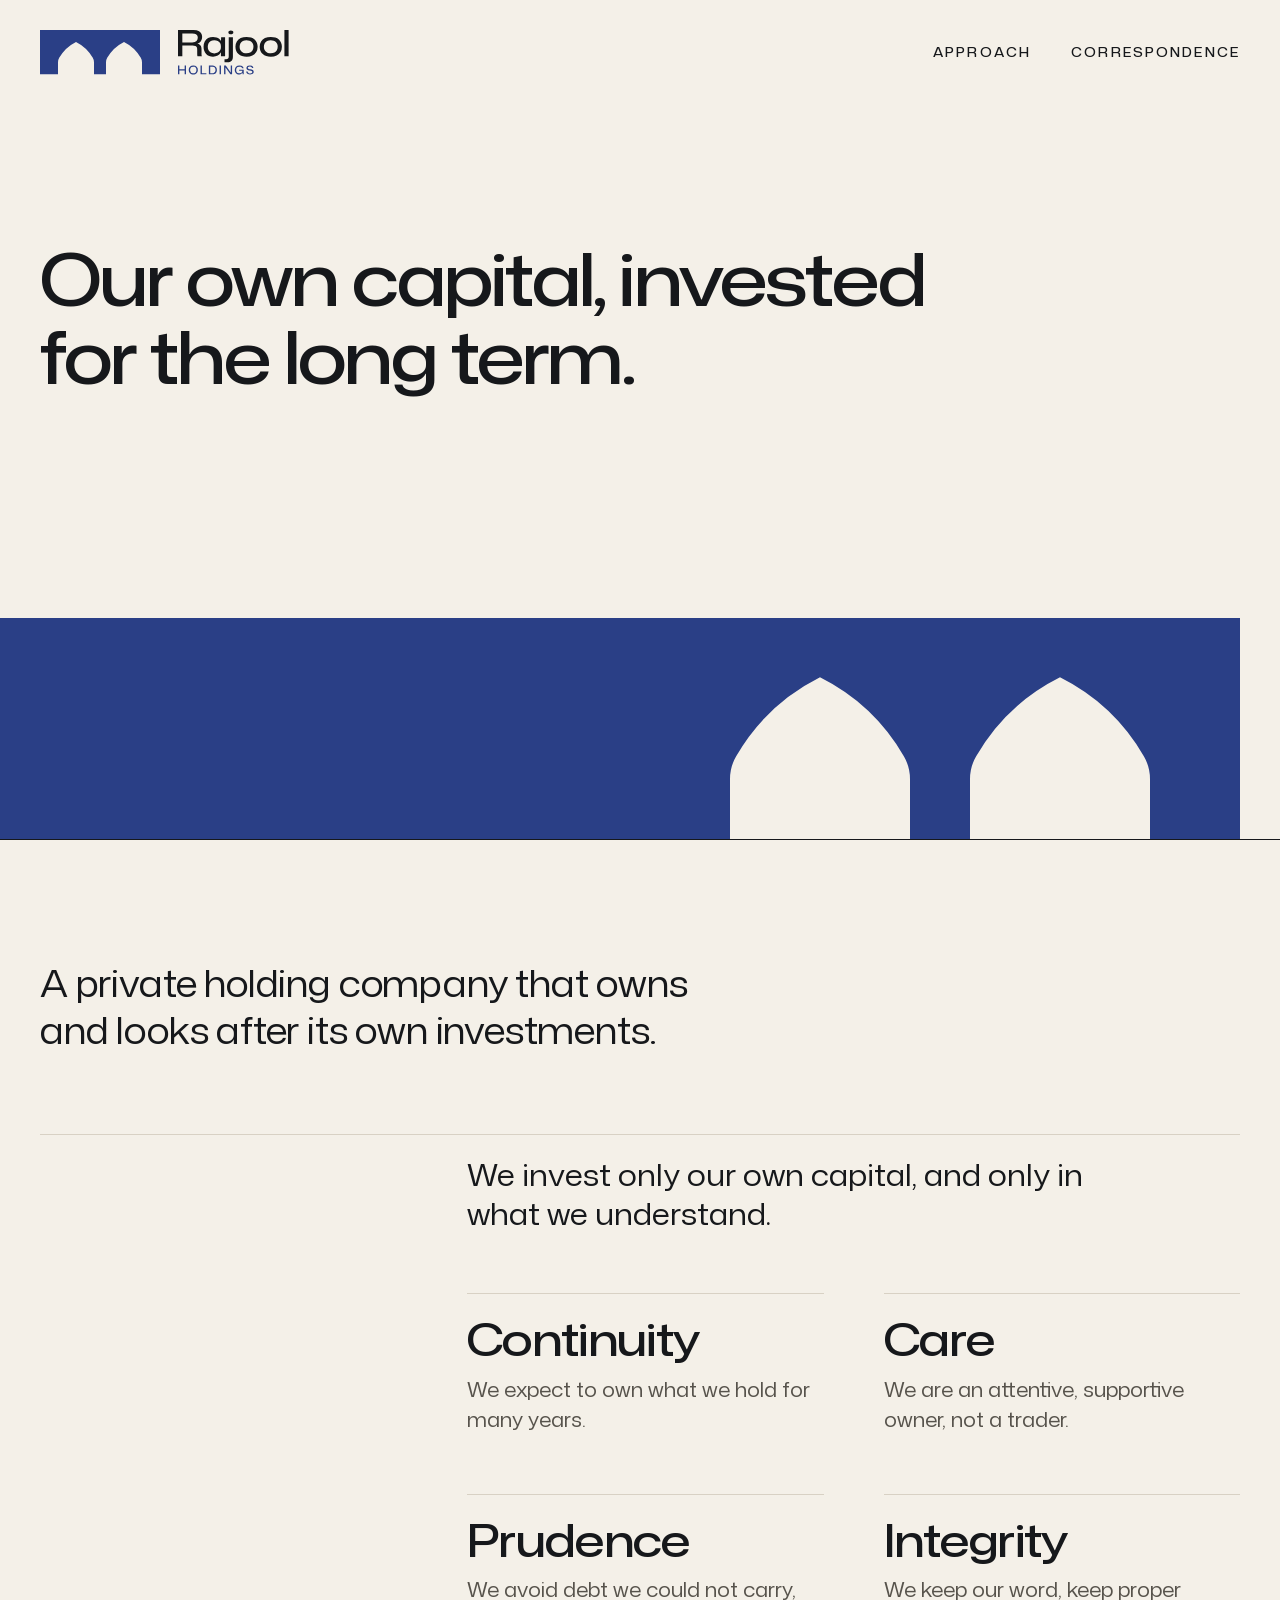
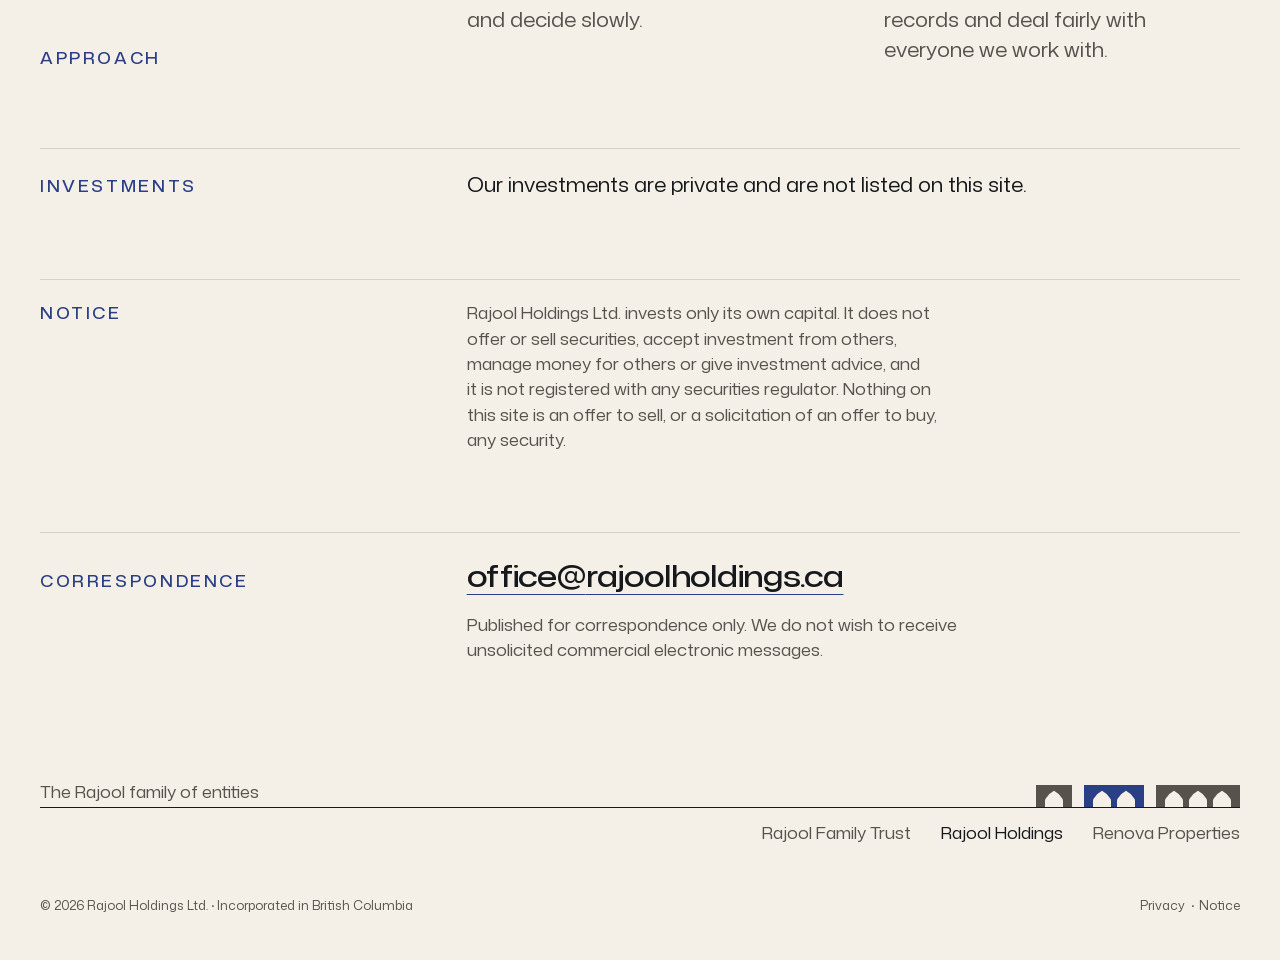
<file: index.html>
<!doctype html>
<html lang="en-CA">
<head>
<meta charset="utf-8">
<meta http-equiv="Content-Security-Policy" content="default-src 'none'; style-src 'self'; font-src 'self'; img-src 'self'; base-uri 'none'; form-action 'none'; upgrade-insecure-requests">
<meta name="viewport" content="width=device-width, initial-scale=1">
<meta name="referrer" content="strict-origin-when-cross-origin">
<title>Rajool Holdings</title>
<meta name="description" content="A private British Columbia holding company that owns and looks after its own investments for the long term.">
<meta name="robots" content="noindex">
<link rel="canonical" href="https://rajoolholdings.ca/">
<meta property="og:type" content="website">
<meta property="og:site_name" content="Rajool Holdings">
<meta property="og:title" content="Rajool Holdings">
<meta property="og:description" content="A private British Columbia holding company that owns and looks after its own investments for the long term.">
<meta property="og:url" content="https://rajoolholdings.ca/">
<meta property="og:locale" content="en_CA">
<meta property="og:image" content="https://rajoolholdings.ca/assets/og.png?v=ae1ed28335">
<meta property="og:image:type" content="image/png">
<meta property="og:image:width" content="1200">
<meta property="og:image:height" content="630">
<meta property="og:image:alt" content="Rajool Holdings">
<meta name="twitter:card" content="summary_large_image">
<script type="application/ld+json">{"@context":"https://schema.org","@graph":[{"@type":"Corporation","@id":"https://rajoolholdings.ca/#organization","name":"Rajool Holdings","legalName":"Rajool Holdings Ltd.","url":"https://rajoolholdings.ca/","email":"office\u0040rajoolholdings.ca","logo":"https://rajoolholdings.ca/apple-touch-icon.png","description":"A private British Columbia holding company that owns and looks after its own investments for the long term."},{"@type":"WebSite","@id":"https://rajoolholdings.ca/#website","name":"Rajool Holdings","url":"https://rajoolholdings.ca/","publisher":{"@id":"https://rajoolholdings.ca/#organization"}}]}</script>
<meta name="color-scheme" content="light">
<meta name="theme-color" content="#F4F0E8">
<link rel="preload" href="./assets/fonts/monasans-expanded-500-latin.woff2?v=4d032e9714" as="font" type="font/woff2" crossorigin>
<link rel="preload" href="./assets/fonts/monasans-semiexpanded-400-latin.woff2?v=7b20d30480" as="font" type="font/woff2" crossorigin>
<link rel="stylesheet" href="./assets/site.css?v=90aa376c70">
<link rel="icon" href="./favicon.ico?v=dedbdae43a" sizes="32x32">
<link rel="icon" href="./icon.svg?v=90aeea2619" type="image/svg+xml">
<link rel="apple-touch-icon" href="./apple-touch-icon.png?v=8086e03895">

</head>
<body>
<a class="skip-link" href="#main">Skip to content</a>
<header class="site-header">
<div class="wrap site-header__inner">
<a class="site-mark" href="./" aria-current="page"><svg viewBox="0 0 625 115" width="250" height="46" role="img" aria-label="Rajool Holdings"><title>Rajool Holdings</title><path class="mark" fill="#2A3F86" fill-rule="evenodd" d="M0 110.83V0H300V110.83H255V80.83A22.5 22.5 0 0 0 251.99 69.58A100.44 100.44 0 0 0 210 30A100.44 100.44 0 0 0 168.01 69.58A22.5 22.5 0 0 0 165 80.83V110.83H135V80.83A22.5 22.5 0 0 0 131.99 69.58A100.44 100.44 0 0 0 90 30A100.44 100.44 0 0 0 48.01 69.58A22.5 22.5 0 0 0 45 80.83V110.83Z"/><path class="name" fill="#16181B" d="M345 65.76v-65.76h38.7q4.42 0 7.85 0.77t6.04 2.3 4.33 3.74 2.58 4.96 0.85 6q0 6.32-3.11 10.51t-8.8 5.82v0.54q3.61 0.54 5.91 2.17t3.39 4.23q1.08 2.62 1.08 6.32v11.73q0 1.71 0.13 3.29t0.77 3.38h-11q-0.46-1.53-0.59-3.16t-0.14-3.6v-9.93q0-3.42-0.99-5.68t-3.52-3.29-7.12-1.04h-26.61v-8.12h25.79q7.67 0 10.78-3.2t3.12-8.35q0-2.97-1-5.05t-2.84-3.38-4.37-1.89-5.69-0.59h-24.71v57.28zm87.6 0.81q-5.33 0-9.7-1.71t-7.49-4.96-4.83-7.8-1.71-10.15q0-7.58 2.98-13.13t8.34-8.52 12.41-2.98q4.96 0 8.75 1.22t6.49 3.38 4.15 5.05h0.54l0.27-8.93h9.92v47.72h-10.37v-9.38h-0.54q-2.26 4.6-7.44 7.4t-11.77 2.79zm2.97-8.11q5.23 0 8.98-2.08t5.73-5.5 1.98-7.4v-3.61q0-3.88-1.98-7.17t-5.73-5.28-8.98-1.98q-4.87 0-8.48 1.94t-5.64 5.59-2.03 8.98q0 5.05 2.03 8.79t5.64 5.73 8.48 1.99zm25.71 22.37v-7.94h3.79q3.52 0 5.14-1.67t1.63-5.73v-47.45h10.46v48.8q0 5.06-1.76 8.12t-4.92 4.47-7.48 1.4zm15.88-69.91q-3.07 0-4.65-1.4t-1.58-3.48q0-2.34 1.72-3.6t4.51-1.27q3.07 0 4.64 1.36t1.58 3.51q0 2.35-1.71 3.61t-4.51 1.27zm39.24 55.74q-6.32 0-11.41-1.71t-8.75-4.92-5.64-7.75q-1.99-4.56-1.99-10.24 0-7.67 3.48-13.22t9.69-8.52q6.23-2.98 14.62-2.98 6.22 0 11.32 1.67t8.75 4.92 5.64 7.8 1.98 10.33q0 7.48-3.43 13.03t-9.65 8.57-14.61 3.02zm0-8.3q5.32 0 9.2-1.98t5.95-5.68 2.08-8.66q0-3.79-1.17-6.86t-3.43-5.23-5.46-3.29-7.17-1.13q-5.41 0-9.25 1.98t-5.95 5.73-2.12 8.8q0 3.7 1.22 6.72t3.42 5.18 5.42 3.3q3.2 1.12 7.26 1.12zm60.62 8.3q-6.32 0-11.41-1.71t-8.75-4.92-5.64-7.75q-1.99-4.56-1.99-10.24 0-7.67 3.48-13.22t9.69-8.52q6.23-2.98 14.62-2.98 6.22 0 11.32 1.67t8.75 4.92 5.64 7.8 1.98 10.33q0 7.48-3.43 13.03t-9.65 8.57-14.61 3.02zm0-8.3q5.32 0 9.2-1.98t5.95-5.68 2.08-8.66q0-3.79-1.17-6.86t-3.43-5.23-5.46-3.29-7.17-1.13q-5.41 0-9.25 1.98t-5.95 5.73-2.12 8.8q0 3.7 1.22 6.72t3.42 5.18 5.42 3.3q3.2 1.12 7.26 1.12zm34.01 7.4v-65.76h10.46v65.76z"/><path class="descriptor" fill="#2A3F86" d="M345 110.83v-21.87h3.42v21.87zm16.65 0v-21.87h3.42v21.87zm-13.95-9.81v-2.88h14.7v2.88zm35.52 10.08q-2.61 0-4.71-0.78t-3.6-2.25-2.28-3.54-0.78-4.62q0-2.58 0.8-4.65t2.27-3.53q1.49-1.45 3.59-2.23t4.71-0.78 4.7 0.78 3.58 2.25 2.29 3.52 0.8 4.64q0 2.55-0.8 4.62t-2.29 3.54-3.58 2.25-4.7 0.78zm0-2.88q2.43 0 4.19-1.01t2.71-2.86 0.96-4.44q0-1.98-0.55-3.53t-1.58-2.61-2.47-1.62q-1.46-0.55-3.26-0.55-2.43 0-4.18 0.97t-2.72 2.84-0.96 4.5q0 1.95 0.56 3.49t1.57 2.63 2.48 1.63q1.45 0.56 3.25 0.56zm18.09 2.61v-21.87h3.42v19.68l-0.75-0.78h11.97v2.97zm20.88 0v-21.87h9.42q3.42 0 5.79 1.36t3.6 3.83 1.23 5.76q0 2.52-0.72 4.54t-2.1 3.45-3.35 2.18-4.45 0.75zm3.42-2.85h5.46q1.83 0 3.26-0.53t2.4-1.56 1.48-2.56 0.51-3.48q0-2.76-0.94-4.53t-2.68-2.64q-1.72-0.87-4-0.87h-5.49zm23.37 2.85v-21.87h3.42v21.87zm11.25 0v-21.87h4.26l12.33 17.34h0.18l-0.15-7.14v-10.2h3.36v21.87h-4.14l-12.33-17.25h-0.18l0.15 6.81v10.44zm37.47 0.27q-2.43 0-4.41-0.78t-3.4-2.24-2.2-3.49q-0.76-2.04-0.76-4.53 0-2.61 0.83-4.71t2.34-3.59 3.64-2.26 4.77-0.78q2.82 0 5.05 0.85t3.68 2.46 1.8 3.86h-3.51q-0.33-1.32-1.29-2.3t-2.4-1.5-3.33-0.52q-2.58 0-4.38 1.05t-2.74 2.94-0.95 4.44q0 1.92 0.56 3.45t1.57 2.61 2.47 1.66 3.23 0.59q2.16 0 3.84-0.77t2.64-2.13 0.96-3.22v-1.29l0.75 0.72h-8.73v-2.49h11.58v11.7h-2.76l-0.18-4.2h-0.21q-0.54 1.35-1.78 2.35t-2.97 1.56-3.71 0.56zm27.33 0q-3.21 0-5.28-0.92t-3.09-2.52-1.08-3.67h3.57q0.06 1.44 0.72 2.46t1.98 1.54 3.27 0.53q1.77 0 3-0.41t1.86-1.2 0.63-1.96q0-1.02-0.36-1.67t-1.11-1.03-1.92-0.66-2.76-0.51q-1.98-0.3-3.53-0.72t-2.61-1.1-1.63-1.72-0.57-2.58q0-1.95 1.06-3.35t3.02-2.14 4.62-0.75 4.56 0.78 2.92 2.22q1.04 1.44 1.1 3.42h-3.48q-0.06-1.35-0.72-2.21t-1.81-1.27-2.72-0.42q-1.59 0-2.7 0.4t-1.71 1.14-0.6 1.79q0 1.2 0.62 1.84t1.96 1.01 3.54 0.69q1.8 0.24 3.33 0.63t2.67 1.08 1.77 1.86 0.63 3.03q0 1.92-1.05 3.36t-3.08 2.23-5.02 0.8z"/></svg></a>
<nav class="site-nav" aria-label="Sections">
<ul class="site-nav__list" role="list"><li><a href="./#approach">Approach</a></li><li><a href="./#correspondence">Correspondence</a></li></ul>
<details class="site-menu">
<summary>Menu</summary>
<ul role="list"><li><a href="./#approach">Approach</a></li><li><a href="./#correspondence">Correspondence</a></li></ul>
</details>
</nav>
</div>
</header>

<main id="main" tabindex="-1">
<section class="hero">
<div class="wrap hero__text">
<h1 class="hero__line">Our own capital, invested for the long&nbsp;term.</h1>
</div>
<div class="bridge"><div class="wrap bridge__wrap"><svg class="span-bar" viewBox="0 0 300 110.5" aria-hidden="true"><path class="mark" d="M-5000 110.5V0H300V110.5H255V80.5A22.5 22.5 0 0 0 251.99 69.25A100.44 100.44 0 0 0 210 29.67A100.44 100.44 0 0 0 168.01 69.25A22.5 22.5 0 0 0 165 80.5V110.5H135V80.5A22.5 22.5 0 0 0 131.99 69.25A100.44 100.44 0 0 0 90 29.67A100.44 100.44 0 0 0 48.01 69.25A22.5 22.5 0 0 0 45 80.5V110.5Z"/></svg></div></div>
</section>

<div class="wrap statement">
<p>A private holding company that owns and looks after its own investments.</p>
</div>

<section class="section" id="approach">
<div class="wrap section__grid">
<h2>Approach</h2>
<div class="section__body">
<p class="section__lead">We invest only our own capital, and only in what we understand.</p>
<dl class="principles">
<div><dt>Continuity</dt><dd>We expect to own what we hold for many years.</dd></div>
<div><dt>Care</dt><dd>We are an attentive, supportive owner, not a trader.</dd></div>
<div><dt>Prudence</dt><dd>We avoid debt we could not carry, and decide slowly.</dd></div>
<div><dt>Integrity</dt><dd>We keep our word, keep proper records and deal fairly with everyone we work with.</dd></div>
</dl>
</div>
</div>
</section>

<section class="section" id="investments">
<div class="wrap section__grid">
<h2>Investments</h2>
<div class="prose"><p>Our investments are private and are not listed on this site.</p></div>
</div>
</section>

<section class="section section--small" id="notice">
<div class="wrap section__grid">
<h2>Notice</h2>
<div class="prose"><p>Rajool Holdings Ltd. invests only its own capital. It does not offer or sell securities, accept investment from others, manage money for others or give investment advice, and it is not registered with any securities regulator. Nothing on this site is an offer to sell, or a solicitation of an offer to buy, any security.</p></div>
</div>
</section>

<section class="section" id="correspondence">
<div class="wrap section__grid">
<h2>Correspondence</h2>
<div class="prose">
<p class="mailbox"><a href="&#109;&#97;&#105;&#108;&#116;&#111;&#58;&#111;&#102;&#102;&#105;&#99;&#101;&#64;&#114;&#97;&#106;&#111;&#111;&#108;&#104;&#111;&#108;&#100;&#105;&#110;&#103;&#115;&#46;&#99;&#97;">&#111;&#102;&#102;&#105;&#99;&#101;&#64;<wbr>&#114;&#97;&#106;&#111;&#111;&#108;&#104;&#111;&#108;&#100;&#105;&#110;&#103;&#115;&#46;&#99;&#97;</a></p>
<p class="casl">Published for correspondence only. We do not wish to receive unsolicited commercial electronic messages.</p>

</div>
</div>
</section>


</main>
<footer class="site-footer">
<div class="wrap">
<div class="family">
<p class="family__line">The Rajool family of entities</p>
<svg class="family__strip" viewBox="0 0.83 1020 110" width="204" height="22" aria-hidden="true"><path class="mark trust" fill="#1F5544" fill-rule="evenodd" d="M0 110.83V0H180V110.83H135V80.83A22.5 22.5 0 0 0 131.99 69.58A100.44 100.44 0 0 0 90 30A100.44 100.44 0 0 0 48.01 69.58A22.5 22.5 0 0 0 45 80.83V110.83Z"/><path class="mark holdings current" fill="#2A3F86" fill-rule="evenodd" d="M240 110.83V0H540V110.83H495V80.83A22.5 22.5 0 0 0 491.99 69.58A100.44 100.44 0 0 0 450 30A100.44 100.44 0 0 0 408.01 69.58A22.5 22.5 0 0 0 405 80.83V110.83H375V80.83A22.5 22.5 0 0 0 371.99 69.58A100.44 100.44 0 0 0 330 30A100.44 100.44 0 0 0 288.01 69.58A22.5 22.5 0 0 0 285 80.83V110.83Z"/><path class="mark renova" fill="#843821" fill-rule="evenodd" d="M600 110.83V0H1020V110.83H975V80.83A22.5 22.5 0 0 0 971.99 69.58A100.44 100.44 0 0 0 930 30A100.44 100.44 0 0 0 888.01 69.58A22.5 22.5 0 0 0 885 80.83V110.83H855V80.83A22.5 22.5 0 0 0 851.99 69.58A100.44 100.44 0 0 0 810 30A100.44 100.44 0 0 0 768.01 69.58A22.5 22.5 0 0 0 765 80.83V110.83H735V80.83A22.5 22.5 0 0 0 731.99 69.58A100.44 100.44 0 0 0 690 30A100.44 100.44 0 0 0 648.01 69.58A22.5 22.5 0 0 0 645 80.83V110.83Z"/></svg>
</div>
<ul class="family__names" role="list"><li><a href="https://rajoolfamilytrust.ca/">Rajool Family Trust</a></li><li><a href="https://rajoolholdings.ca/" aria-current="page">Rajool Holdings</a></li><li><a href="https://renovaproperties.ca/">Renova Properties</a></li></ul>
<div class="legal">
<p class="legal__name"><span>© 2026 Rajool Holdings Ltd.</span><span class="sep"> · </span><span>Incorporated in British Columbia</span></p>
<ul class="legal__links" role="list">
<li><a href="./privacy/">Privacy</a></li>
<li><a href="./#notice">Notice</a></li>
</ul>
</div>
</div>
</footer>

</body>
</html>
</file>
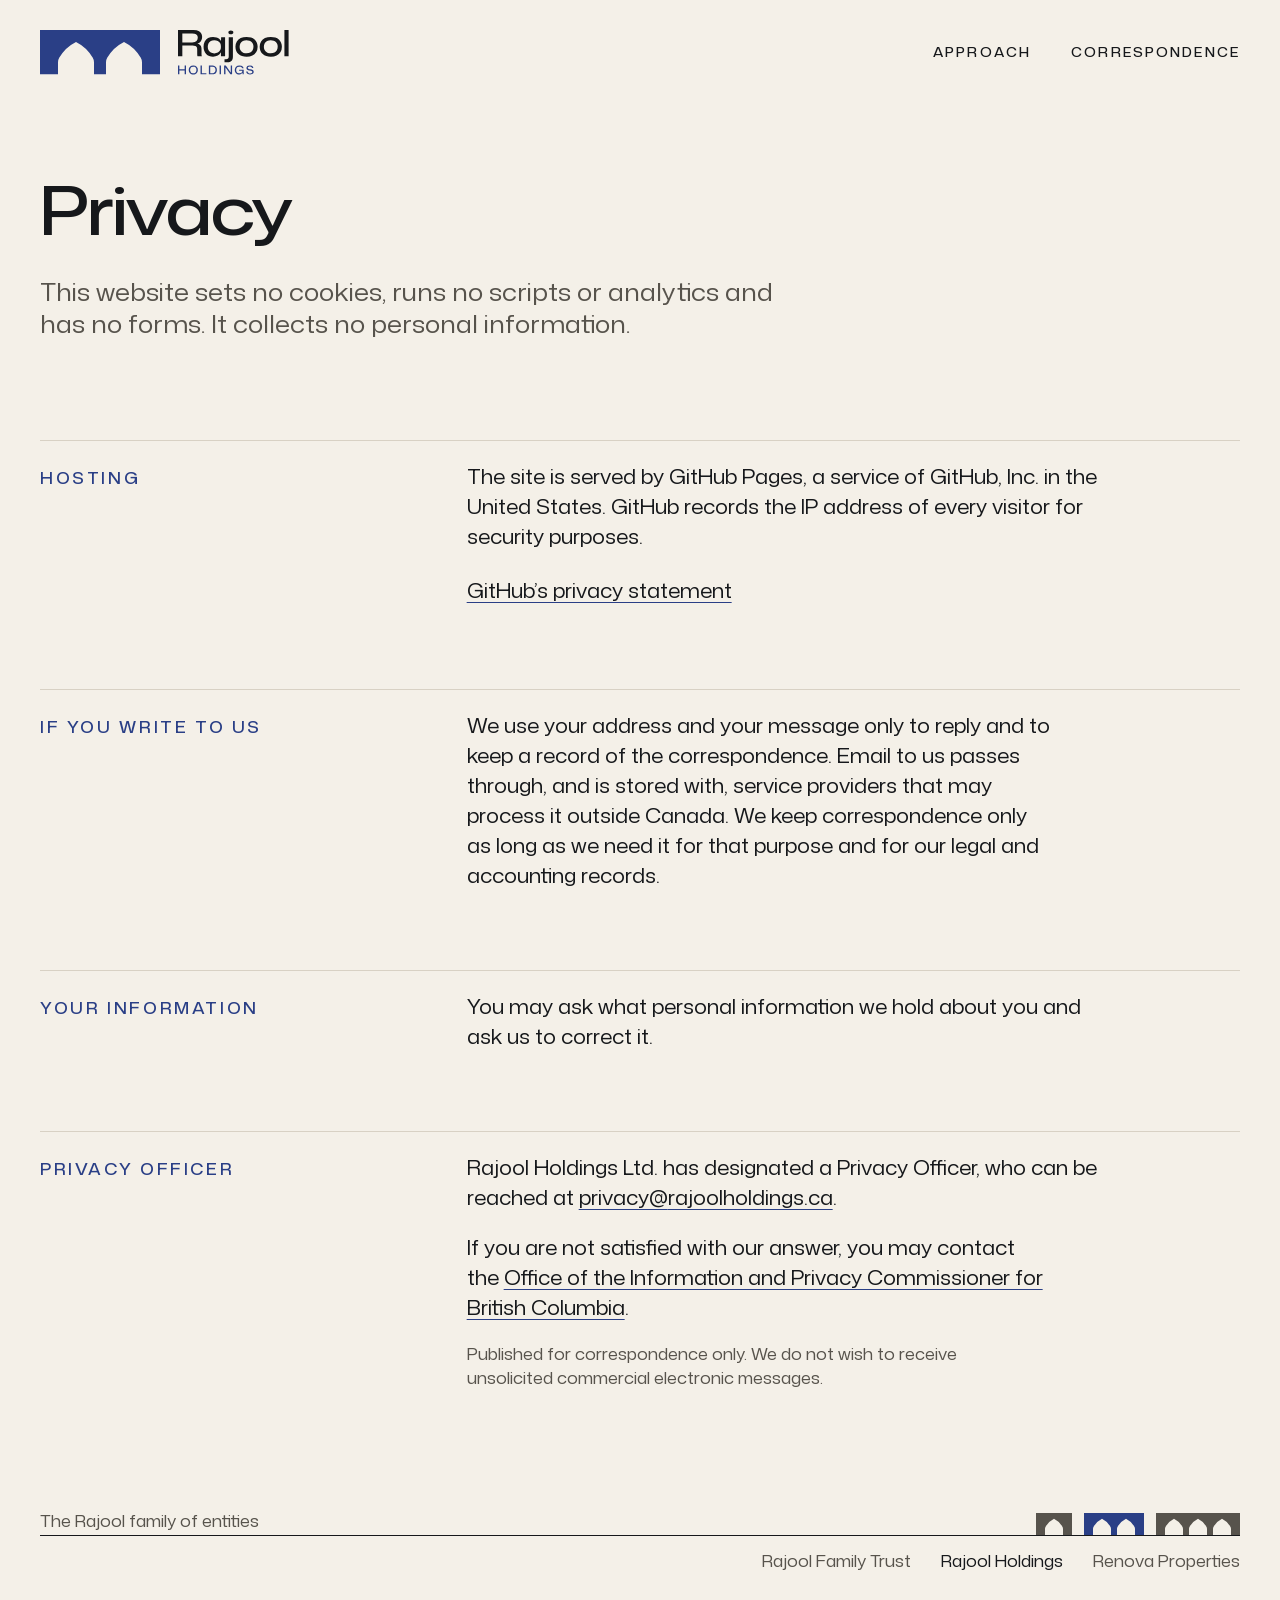
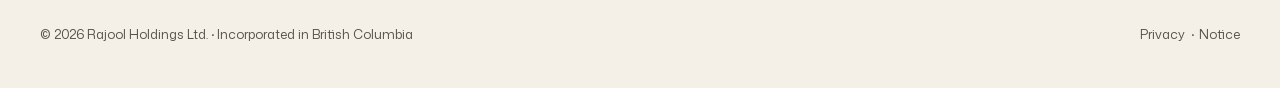
<file: privacy/index.html>
<!doctype html>
<html lang="en-CA">
<head>
<meta charset="utf-8">
<meta http-equiv="Content-Security-Policy" content="default-src 'none'; style-src 'self'; font-src 'self'; img-src 'self'; base-uri 'none'; form-action 'none'; upgrade-insecure-requests">
<meta name="viewport" content="width=device-width, initial-scale=1">
<meta name="referrer" content="strict-origin-when-cross-origin">
<title>Privacy · Rajool Holdings</title>
<meta name="description" content="This website sets no cookies, runs no scripts or analytics and has no forms. It collects no personal information.">
<meta name="robots" content="noindex">
<link rel="canonical" href="https://rajoolholdings.ca/privacy/">
<meta property="og:type" content="website">
<meta property="og:site_name" content="Rajool Holdings">
<meta property="og:title" content="Privacy · Rajool Holdings">
<meta property="og:description" content="This website sets no cookies, runs no scripts or analytics and has no forms. It collects no personal information.">
<meta property="og:url" content="https://rajoolholdings.ca/privacy/">
<meta property="og:locale" content="en_CA">
<meta property="og:image" content="https://rajoolholdings.ca/assets/og.png?v=ae1ed28335">
<meta property="og:image:type" content="image/png">
<meta property="og:image:width" content="1200">
<meta property="og:image:height" content="630">
<meta property="og:image:alt" content="Rajool Holdings">
<meta name="twitter:card" content="summary_large_image">
<meta name="color-scheme" content="light">
<meta name="theme-color" content="#F4F0E8">
<link rel="preload" href="../assets/fonts/monasans-expanded-500-latin.woff2?v=4d032e9714" as="font" type="font/woff2" crossorigin>
<link rel="preload" href="../assets/fonts/monasans-semiexpanded-400-latin.woff2?v=7b20d30480" as="font" type="font/woff2" crossorigin>
<link rel="stylesheet" href="../assets/site.css?v=90aa376c70">
<link rel="icon" href="../favicon.ico?v=dedbdae43a" sizes="32x32">
<link rel="icon" href="../icon.svg?v=90aeea2619" type="image/svg+xml">
<link rel="apple-touch-icon" href="../apple-touch-icon.png?v=8086e03895">

</head>
<body>
<a class="skip-link" href="#main">Skip to content</a>
<header class="site-header">
<div class="wrap site-header__inner">
<a class="site-mark" href="../"><svg viewBox="0 0 625 115" width="250" height="46" role="img" aria-label="Rajool Holdings"><title>Rajool Holdings</title><path class="mark" fill="#2A3F86" fill-rule="evenodd" d="M0 110.83V0H300V110.83H255V80.83A22.5 22.5 0 0 0 251.99 69.58A100.44 100.44 0 0 0 210 30A100.44 100.44 0 0 0 168.01 69.58A22.5 22.5 0 0 0 165 80.83V110.83H135V80.83A22.5 22.5 0 0 0 131.99 69.58A100.44 100.44 0 0 0 90 30A100.44 100.44 0 0 0 48.01 69.58A22.5 22.5 0 0 0 45 80.83V110.83Z"/><path class="name" fill="#16181B" d="M345 65.76v-65.76h38.7q4.42 0 7.85 0.77t6.04 2.3 4.33 3.74 2.58 4.96 0.85 6q0 6.32-3.11 10.51t-8.8 5.82v0.54q3.61 0.54 5.91 2.17t3.39 4.23q1.08 2.62 1.08 6.32v11.73q0 1.71 0.13 3.29t0.77 3.38h-11q-0.46-1.53-0.59-3.16t-0.14-3.6v-9.93q0-3.42-0.99-5.68t-3.52-3.29-7.12-1.04h-26.61v-8.12h25.79q7.67 0 10.78-3.2t3.12-8.35q0-2.97-1-5.05t-2.84-3.38-4.37-1.89-5.69-0.59h-24.71v57.28zm87.6 0.81q-5.33 0-9.7-1.71t-7.49-4.96-4.83-7.8-1.71-10.15q0-7.58 2.98-13.13t8.34-8.52 12.41-2.98q4.96 0 8.75 1.22t6.49 3.38 4.15 5.05h0.54l0.27-8.93h9.92v47.72h-10.37v-9.38h-0.54q-2.26 4.6-7.44 7.4t-11.77 2.79zm2.97-8.11q5.23 0 8.98-2.08t5.73-5.5 1.98-7.4v-3.61q0-3.88-1.98-7.17t-5.73-5.28-8.98-1.98q-4.87 0-8.48 1.94t-5.64 5.59-2.03 8.98q0 5.05 2.03 8.79t5.64 5.73 8.48 1.99zm25.71 22.37v-7.94h3.79q3.52 0 5.14-1.67t1.63-5.73v-47.45h10.46v48.8q0 5.06-1.76 8.12t-4.92 4.47-7.48 1.4zm15.88-69.91q-3.07 0-4.65-1.4t-1.58-3.48q0-2.34 1.72-3.6t4.51-1.27q3.07 0 4.64 1.36t1.58 3.51q0 2.35-1.71 3.61t-4.51 1.27zm39.24 55.74q-6.32 0-11.41-1.71t-8.75-4.92-5.64-7.75q-1.99-4.56-1.99-10.24 0-7.67 3.48-13.22t9.69-8.52q6.23-2.98 14.62-2.98 6.22 0 11.32 1.67t8.75 4.92 5.64 7.8 1.98 10.33q0 7.48-3.43 13.03t-9.65 8.57-14.61 3.02zm0-8.3q5.32 0 9.2-1.98t5.95-5.68 2.08-8.66q0-3.79-1.17-6.86t-3.43-5.23-5.46-3.29-7.17-1.13q-5.41 0-9.25 1.98t-5.95 5.73-2.12 8.8q0 3.7 1.22 6.72t3.42 5.18 5.42 3.3q3.2 1.12 7.26 1.12zm60.62 8.3q-6.32 0-11.41-1.71t-8.75-4.92-5.64-7.75q-1.99-4.56-1.99-10.24 0-7.67 3.48-13.22t9.69-8.52q6.23-2.98 14.62-2.98 6.22 0 11.32 1.67t8.75 4.92 5.64 7.8 1.98 10.33q0 7.48-3.43 13.03t-9.65 8.57-14.61 3.02zm0-8.3q5.32 0 9.2-1.98t5.95-5.68 2.08-8.66q0-3.79-1.17-6.86t-3.43-5.23-5.46-3.29-7.17-1.13q-5.41 0-9.25 1.98t-5.95 5.73-2.12 8.8q0 3.7 1.22 6.72t3.42 5.18 5.42 3.3q3.2 1.12 7.26 1.12zm34.01 7.4v-65.76h10.46v65.76z"/><path class="descriptor" fill="#2A3F86" d="M345 110.83v-21.87h3.42v21.87zm16.65 0v-21.87h3.42v21.87zm-13.95-9.81v-2.88h14.7v2.88zm35.52 10.08q-2.61 0-4.71-0.78t-3.6-2.25-2.28-3.54-0.78-4.62q0-2.58 0.8-4.65t2.27-3.53q1.49-1.45 3.59-2.23t4.71-0.78 4.7 0.78 3.58 2.25 2.29 3.52 0.8 4.64q0 2.55-0.8 4.62t-2.29 3.54-3.58 2.25-4.7 0.78zm0-2.88q2.43 0 4.19-1.01t2.71-2.86 0.96-4.44q0-1.98-0.55-3.53t-1.58-2.61-2.47-1.62q-1.46-0.55-3.26-0.55-2.43 0-4.18 0.97t-2.72 2.84-0.96 4.5q0 1.95 0.56 3.49t1.57 2.63 2.48 1.63q1.45 0.56 3.25 0.56zm18.09 2.61v-21.87h3.42v19.68l-0.75-0.78h11.97v2.97zm20.88 0v-21.87h9.42q3.42 0 5.79 1.36t3.6 3.83 1.23 5.76q0 2.52-0.72 4.54t-2.1 3.45-3.35 2.18-4.45 0.75zm3.42-2.85h5.46q1.83 0 3.26-0.53t2.4-1.56 1.48-2.56 0.51-3.48q0-2.76-0.94-4.53t-2.68-2.64q-1.72-0.87-4-0.87h-5.49zm23.37 2.85v-21.87h3.42v21.87zm11.25 0v-21.87h4.26l12.33 17.34h0.18l-0.15-7.14v-10.2h3.36v21.87h-4.14l-12.33-17.25h-0.18l0.15 6.81v10.44zm37.47 0.27q-2.43 0-4.41-0.78t-3.4-2.24-2.2-3.49q-0.76-2.04-0.76-4.53 0-2.61 0.83-4.71t2.34-3.59 3.64-2.26 4.77-0.78q2.82 0 5.05 0.85t3.68 2.46 1.8 3.86h-3.51q-0.33-1.32-1.29-2.3t-2.4-1.5-3.33-0.52q-2.58 0-4.38 1.05t-2.74 2.94-0.95 4.44q0 1.92 0.56 3.45t1.57 2.61 2.47 1.66 3.23 0.59q2.16 0 3.84-0.77t2.64-2.13 0.96-3.22v-1.29l0.75 0.72h-8.73v-2.49h11.58v11.7h-2.76l-0.18-4.2h-0.21q-0.54 1.35-1.78 2.35t-2.97 1.56-3.71 0.56zm27.33 0q-3.21 0-5.28-0.92t-3.09-2.52-1.08-3.67h3.57q0.06 1.44 0.72 2.46t1.98 1.54 3.27 0.53q1.77 0 3-0.41t1.86-1.2 0.63-1.96q0-1.02-0.36-1.67t-1.11-1.03-1.92-0.66-2.76-0.51q-1.98-0.3-3.53-0.72t-2.61-1.1-1.63-1.72-0.57-2.58q0-1.95 1.06-3.35t3.02-2.14 4.62-0.75 4.56 0.78 2.92 2.22q1.04 1.44 1.1 3.42h-3.48q-0.06-1.35-0.72-2.21t-1.81-1.27-2.72-0.42q-1.59 0-2.7 0.4t-1.71 1.14-0.6 1.79q0 1.2 0.62 1.84t1.96 1.01 3.54 0.69q1.8 0.24 3.33 0.63t2.67 1.08 1.77 1.86 0.63 3.03q0 1.92-1.05 3.36t-3.08 2.23-5.02 0.8z"/></svg></a>
<nav class="site-nav" aria-label="Sections">
<ul class="site-nav__list" role="list"><li><a href="../#approach">Approach</a></li><li><a href="../#correspondence">Correspondence</a></li></ul>
<details class="site-menu">
<summary>Menu</summary>
<ul role="list"><li><a href="../#approach">Approach</a></li><li><a href="../#correspondence">Correspondence</a></li></ul>
</details>
</nav>
</div>
</header>

<main id="main" tabindex="-1">
<div class="wrap page-head">
<h1>Privacy</h1>
<p class="lead">This website sets no cookies, runs no scripts or analytics and has no forms. It collects no personal information.</p>
</div>

<section class="section">
<div class="wrap section__grid">
<h2>Hosting</h2>
<div class="prose">
<p>The site is served by GitHub Pages, a service of GitHub, Inc. in the United States. GitHub records the IP address of every visitor for security purposes.</p>
<p class="link-row"><a href="https://docs.github.com/en/site-policy/privacy-policies/github-general-privacy-statement">GitHub’s privacy statement</a></p>
</div>
</div>
</section>

<section class="section">
<div class="wrap section__grid">
<h2>If you write to us</h2>
<div class="prose"><p>We use your address and your message only to reply and to keep a record of the correspondence. Email to us passes through, and is stored with, service providers that may process it outside Canada. We keep correspondence only as long as we need it for that purpose and for our legal and accounting records.</p></div>
</div>
</section>

<section class="section">
<div class="wrap section__grid">
<h2>Your information</h2>
<div class="prose"><p>You may ask what personal information we hold about you and ask us to correct it.</p></div>
</div>
</section>

<section class="section">
<div class="wrap section__grid">
<h2>Privacy Officer</h2>
<div class="prose">
<p>Rajool Holdings Ltd. has designated a Privacy Officer, who can be reached at <a href="&#109;&#97;&#105;&#108;&#116;&#111;&#58;&#112;&#114;&#105;&#118;&#97;&#99;&#121;&#64;&#114;&#97;&#106;&#111;&#111;&#108;&#104;&#111;&#108;&#100;&#105;&#110;&#103;&#115;&#46;&#99;&#97;">&#112;&#114;&#105;&#118;&#97;&#99;&#121;&#64;<wbr>&#114;&#97;&#106;&#111;&#111;&#108;&#104;&#111;&#108;&#100;&#105;&#110;&#103;&#115;&#46;&#99;&#97;</a>.</p>
<p>If you are not satisfied with our answer, you may contact the <a href="https://www.oipc.bc.ca/">Office of the Information and Privacy Commissioner for British Columbia</a>.</p>
<p class="casl">Published for correspondence only. We do not wish to receive unsolicited commercial electronic messages.</p>

</div>
</div>
</section>

</main>
<footer class="site-footer">
<div class="wrap">
<div class="family">
<p class="family__line">The Rajool family of entities</p>
<svg class="family__strip" viewBox="0 0.83 1020 110" width="204" height="22" aria-hidden="true"><path class="mark trust" fill="#1F5544" fill-rule="evenodd" d="M0 110.83V0H180V110.83H135V80.83A22.5 22.5 0 0 0 131.99 69.58A100.44 100.44 0 0 0 90 30A100.44 100.44 0 0 0 48.01 69.58A22.5 22.5 0 0 0 45 80.83V110.83Z"/><path class="mark holdings current" fill="#2A3F86" fill-rule="evenodd" d="M240 110.83V0H540V110.83H495V80.83A22.5 22.5 0 0 0 491.99 69.58A100.44 100.44 0 0 0 450 30A100.44 100.44 0 0 0 408.01 69.58A22.5 22.5 0 0 0 405 80.83V110.83H375V80.83A22.5 22.5 0 0 0 371.99 69.58A100.44 100.44 0 0 0 330 30A100.44 100.44 0 0 0 288.01 69.58A22.5 22.5 0 0 0 285 80.83V110.83Z"/><path class="mark renova" fill="#843821" fill-rule="evenodd" d="M600 110.83V0H1020V110.83H975V80.83A22.5 22.5 0 0 0 971.99 69.58A100.44 100.44 0 0 0 930 30A100.44 100.44 0 0 0 888.01 69.58A22.5 22.5 0 0 0 885 80.83V110.83H855V80.83A22.5 22.5 0 0 0 851.99 69.58A100.44 100.44 0 0 0 810 30A100.44 100.44 0 0 0 768.01 69.58A22.5 22.5 0 0 0 765 80.83V110.83H735V80.83A22.5 22.5 0 0 0 731.99 69.58A100.44 100.44 0 0 0 690 30A100.44 100.44 0 0 0 648.01 69.58A22.5 22.5 0 0 0 645 80.83V110.83Z"/></svg>
</div>
<ul class="family__names" role="list"><li><a href="https://rajoolfamilytrust.ca/">Rajool Family Trust</a></li><li><a href="https://rajoolholdings.ca/" aria-current="true">Rajool Holdings</a></li><li><a href="https://renovaproperties.ca/">Renova Properties</a></li></ul>
<div class="legal">
<p class="legal__name"><span>© 2026 Rajool Holdings Ltd.</span><span class="sep"> · </span><span>Incorporated in British Columbia</span></p>
<ul class="legal__links" role="list">
<li><a href="../privacy/" aria-current="page">Privacy</a></li>
<li><a href="../#notice">Notice</a></li>
</ul>
</div>
</div>
</footer>

</body>
</html>
</file>
<file: assets/site.css>
@layer reset, tokens, base, layout, components, utilities;
@font-face {
  font-family: "Mona Sans Expanded";
  font-style: normal;
  font-weight: 500;
  font-display: swap;
  src: url("fonts/monasans-expanded-500-latin-ext.woff2?v=0ff20db045") format("woff2");
  unicode-range: U+0100-02BA, U+02BD-02C5, U+02C7-02CC, U+02CE-02D7, U+02DD-02FF, U+0304, U+0308, U+0329, U+1D00-1DBF, U+1E00-1E9F, U+1EF2-1EFF, U+2020, U+20A0-20AB, U+20AD-20C4, U+2113, U+2C60-2C7F, U+A720-A7FF;
}
@font-face {
  font-family: "Mona Sans Expanded";
  font-style: normal;
  font-weight: 500;
  font-display: swap;
  src: url("fonts/monasans-expanded-500-latin.woff2?v=4d032e9714") format("woff2");
  unicode-range: U+0000-00FF, U+0131, U+0152-0153, U+02BB-02BC, U+02C6, U+02DA, U+02DC, U+0304, U+0308, U+0329, U+2000-206F, U+20AC, U+2122, U+2191, U+2193, U+2212, U+2215, U+FEFF, U+FFFD;
}
@font-face {
  font-family: "Mona Sans SemiExpanded";
  font-style: normal;
  font-weight: 400;
  font-display: swap;
  src: url("fonts/monasans-semiexpanded-400-latin-ext.woff2?v=ca2d2a0001") format("woff2");
  unicode-range: U+0100-02BA, U+02BD-02C5, U+02C7-02CC, U+02CE-02D7, U+02DD-02FF, U+0304, U+0308, U+0329, U+1D00-1DBF, U+1E00-1E9F, U+1EF2-1EFF, U+2020, U+20A0-20AB, U+20AD-20C4, U+2113, U+2C60-2C7F, U+A720-A7FF;
}
@font-face {
  font-family: "Mona Sans SemiExpanded";
  font-style: normal;
  font-weight: 400;
  font-display: swap;
  src: url("fonts/monasans-semiexpanded-400-latin.woff2?v=7b20d30480") format("woff2");
  unicode-range: U+0000-00FF, U+0131, U+0152-0153, U+02BB-02BC, U+02C6, U+02DA, U+02DC, U+0304, U+0308, U+0329, U+2000-206F, U+20AC, U+2122, U+2191, U+2193, U+2212, U+2215, U+FEFF, U+FFFD;
}
@font-face {
  font-family: "Mona Sans SemiExpanded";
  font-style: normal;
  font-weight: 500;
  font-display: swap;
  src: url("fonts/monasans-semiexpanded-500-latin-ext.woff2?v=015ec00944") format("woff2");
  unicode-range: U+0100-02BA, U+02BD-02C5, U+02C7-02CC, U+02CE-02D7, U+02DD-02FF, U+0304, U+0308, U+0329, U+1D00-1DBF, U+1E00-1E9F, U+1EF2-1EFF, U+2020, U+20A0-20AB, U+20AD-20C4, U+2113, U+2C60-2C7F, U+A720-A7FF;
}
@font-face {
  font-family: "Mona Sans SemiExpanded";
  font-style: normal;
  font-weight: 500;
  font-display: swap;
  src: url("fonts/monasans-semiexpanded-500-latin.woff2?v=79d76f1848") format("woff2");
  unicode-range: U+0000-00FF, U+0131, U+0152-0153, U+02BB-02BC, U+02C6, U+02DA, U+02DC, U+0304, U+0308, U+0329, U+2000-206F, U+20AC, U+2122, U+2191, U+2193, U+2212, U+2215, U+FEFF, U+FFFD;
}
@layer tokens {
:root {
  color-scheme: light;
  --paper:         oklch(95.6% 0.011 84.6);
  --paper-raised:  oklch(98.3% 0.006 84.6);
  --stone:         oklch(86.3% 0.019 83.1);
  --ink-2:         oklch(44.4% 0.012 81.8);
  --ink:           oklch(20.8% 0.007 258.4);
  --night:         oklch(18.5% 0.005 248.1);
  --night-raised:  oklch(23.3% 0.007 248.1);
  --night-stone:   oklch(35.8% 0.007 248.0);
  --night-ink-2:   oklch(71.4% 0.018 84.6);
  --night-ink:     oklch(92.7% 0.016 82.8);
  --cypress-700:   oklch(40.8% 0.064 169.3);
  --cypress-300:   oklch(76.4% 0.060 165.0);
  --lapis-700:     oklch(39.3% 0.122 268.0);
  --lapis-300:     oklch(77.6% 0.080 270.9);
  --brick-700:     oklch(44.0% 0.111 37.4);
  --brick-300:     oklch(75.7% 0.102 44.2);
  --cypress-wash:  oklch(92.5% 0.022 169.3);
  --lapis-wash:    oklch(92.5% 0.022 268.0);
  --brick-wash:    oklch(92.5% 0.022 37.4);
  --cypress-wash-dark: oklch(26% 0.035 169.3);
  --lapis-wash-dark:   oklch(26% 0.035 268.0);
  --brick-wash-dark:   oklch(26% 0.035 37.4);
  --cypress: var(--cypress-700);
  --lapis:   var(--lapis-700);
  --brick:   var(--brick-700);
  --bg:          var(--paper);
  --bg-raised:   var(--paper-raised);
  --text:        var(--ink);
  --text-2:      var(--ink-2);
  --rule-color:  var(--stone);
  --on-accent:   var(--paper);
  --theme-color: #F4F0E8;
  --font-display: "Mona Sans Expanded", "Helvetica Neue", Arial, ui-sans-serif, system-ui, sans-serif;
  --font-caps:    "Mona Sans SemiExpanded", "Helvetica Neue", Arial, ui-sans-serif, system-ui, sans-serif;
  --font-text:    "Mona Sans SemiExpanded", ui-sans-serif, system-ui, -apple-system, "Segoe UI", "Helvetica Neue", Arial, sans-serif;
  --weight-display: 500;
  --weight-caps:    500;
  --weight-text:    400;
  --weight-regular: 400;
  --weight-medium:  500;
  --tracking-hero:    clamp(-0.025em, 0.0047rem - 0.1652vw, -0.01em);
  --tracking-display: -0.015em;
  --tracking-heading: -0.01em;
  --tracking-caps:    0.16em;
  --tracking-caps-tight: 0.12em;
  --leading-display: 1.02;
  --leading-tight: 1.1;
  --leading-snug:  1.3;
  --leading-body:  1.5;
  --measure:       45ch;
  --step--2: clamp(0.7762rem, 0.7539rem + 0.0988vw, 0.8330rem);
  --step--1: clamp(0.9081rem, 0.8642rem + 0.1953vw, 1.0204rem);
  --step-0:  clamp(1.0625rem, 0.9891rem + 0.3261vw, 1.2500rem);
  --step-1:  clamp(1.2431rem, 1.1304rem + 0.5011vw, 1.5312rem);
  --step-2:  clamp(1.4545rem, 1.2896rem + 0.7327vw, 1.8758rem);
  --step-3:  clamp(1.7017rem, 1.4685rem + 1.0367vw, 2.2978rem);
  --step-4:  clamp(1.9910rem, 1.6686rem + 1.4328vw, 2.8148rem);
  --step-5:  clamp(2.3295rem, 1.8917rem + 1.9456vw, 3.4482rem);
  --step-6:  clamp(2.7255rem, 2.1391rem + 2.6062vw, 4.2240rem);
  --step-7:  clamp(3.2500rem, 2.5261rem + 3.2174vw, 5.1000rem);
  --hero-line: clamp(2.1250rem, 1.1957rem + 4.1304vw, 4.5000rem);
  --space-3xs: clamp(0.2656rem, 0.2473rem + 0.0815vw, 0.3125rem);
  --space-2xs: clamp(0.5312rem, 0.4946rem + 0.1630vw, 0.6250rem);
  --space-xs:  clamp(0.7969rem, 0.7418rem + 0.2446vw, 0.9375rem);
  --space-s:   clamp(1.0625rem, 0.9891rem + 0.3261vw, 1.2500rem);
  --space-m:   clamp(1.5938rem, 1.4837rem + 0.4891vw, 1.8750rem);
  --space-l:   clamp(2.1250rem, 1.9783rem + 0.6522vw, 2.5000rem);
  --space-xl:  clamp(3.1875rem, 2.9674rem + 0.9783vw, 3.7500rem);
  --space-2xl: clamp(4.2500rem, 3.9565rem + 1.3043vw, 5.0000rem);
  --space-3xl: clamp(6.3750rem, 5.9348rem + 1.9565vw, 7.5000rem);
  --space-2xs-s:  clamp(0.5312rem, 0.2500rem + 1.2500vw, 1.2500rem);
  --space-s-l:    clamp(1.0625rem, 0.5000rem + 2.5000vw, 2.5000rem);
  --space-m-xl:   clamp(1.5938rem, 0.7500rem + 3.7500vw, 3.7500rem);
  --space-l-2xl:  clamp(2.1250rem, 1.0000rem + 5.0000vw, 5.0000rem);
  --space-xl-3xl: clamp(3.1875rem, 1.5000rem + 7.5000vw, 7.5000rem);
  --gutter: max(1rem, var(--space-s-l));
  --mark-header: 2.7706rem;
  --mark-footer: 1.3854rem;
  --mark-clear: 0.2707;
  --rule-hair:  1px;
  --rule:       1px;
  --rule-heavy: 2px;
  --radius-0: 0;
  --radius-s: 2px;
  --radius-round: 999px;
  --focus-width:  2px;
  --focus-offset: 3px;
  --focus-ring: var(--focus-width) solid var(--accent);
  --dur-1: 120ms;
  --dur-2: 200ms;
  --dur-3: 320ms;
  --ease-out: cubic-bezier(0.2, 0, 0, 1);
  --ease-in-out: cubic-bezier(0.4, 0, 0.2, 1);
}
:where(:root) {
  --accent:      var(--text);
  --accent-wash: var(--rule-color);
}
@media (prefers-reduced-motion: reduce) {
  :root { --dur-1: 0ms; --dur-2: 0ms; --dur-3: 0ms; }
}
@media (forced-colors: active) {
  :root { --focus-ring: var(--focus-width) solid Highlight; }
}
@media print {
  :root {
    color-scheme: light;
    --cypress: var(--cypress-700);
    --lapis:   var(--lapis-700);
    --brick:   var(--brick-700);
    --bg: #FFFFFF; --bg-raised: #FFFFFF; --text: #000000; --text-2: var(--ink-2);
    --rule-color: var(--stone); --on-accent: #FFFFFF;
  }
}
}
@layer tokens {
  :root {
    --content-max: 75rem;
    --u-header: 0.25rem;
    --u-footer: 0.125rem;
    --u-hero: 1.25rem;
    --hero-share: 1;
    --hero-lead: 6;
    --header-pad: var(--space-m);
    --header-extra: 0px;
    --header-block: calc(var(--header-pad) + var(--lockup-family-units) * var(--u-header) / 10 + var(--header-extra));
    --hero-below: var(--space-xl);
  }
  @media (width < 22.5rem) {
    :root { --u-header: min(0.25rem, (100vw - 2 * var(--gutter)) * 10 / var(--lockup-small-wunits)); }
  }
}
@layer reset {
  *, *::before, *::after { box-sizing: border-box; }
  html { -webkit-text-size-adjust: 100%; text-size-adjust: 100%; }
  body, h1, h2, h3, p, ul, ol, dl, dd, figure { margin: 0; }
  ul[role="list"], ol[role="list"] { list-style: none; padding: 0; }
  svg { display: block; }
  a { color: inherit; }
}
@layer base {
  html {
    background: var(--bg);
    color: var(--text);
    font-family: var(--font-text);
    font-synthesis: none;
    font-size: 100%;
    line-height: var(--leading-body);
    hanging-punctuation: first;
    scroll-padding-block-start: var(--space-m);
  }
  body {
    min-block-size: 100svh;
    display: flex;
    flex-direction: column;
    font-size: var(--step-0);
    font-kerning: normal;
    font-variant-ligatures: common-ligatures;
  }
  main { flex: 1 0 auto; }
  [tabindex="-1"]:focus { outline: none; }
  h1, h2, h3 {
    font-family: var(--font-display);
    font-weight: var(--weight-display);
    line-height: var(--leading-tight);
    letter-spacing: var(--tracking-heading);
    text-wrap: balance;
    overflow-wrap: break-word;
  }
  h1 { font-size: var(--step-5); letter-spacing: var(--tracking-display); }
  h2 { font-size: var(--step-3); }
  h3 { font-size: var(--step-2); }
  p, li, dd { text-wrap: pretty; }
  a {
    text-decoration-line: underline;
    text-decoration-thickness: 1px;
    text-underline-offset: 0.22em;
    text-decoration-color: var(--accent);
  }
  a:hover { text-decoration-thickness: 2px; }
  :focus-visible {
    outline: var(--focus-ring);
    outline-offset: var(--focus-offset);
  }
  ::selection { background: var(--accent-wash); color: var(--text); }
}
@layer layout {
  .wrap {
    inline-size: min(100% - 2 * var(--gutter), var(--content-max));
    margin-inline: auto;
  }
  .section { padding-block: var(--space-l-2xl) 0; }
  .section__grid {
    display: grid;
    gap: var(--space-s) var(--space-l);
    padding-block-start: var(--space-s);
    border-block-start: var(--rule-hair) solid var(--rule-color);
  }
  @media (width >= 56rem) {
    .section__grid { grid-template-columns: minmax(0, 1fr) minmax(0, 2fr); align-items: baseline; }
  }
  .section__grid > h2 {
    font: var(--weight-caps) var(--step--1)/1.3 var(--font-caps);
    letter-spacing: var(--tracking-caps);
    text-transform: uppercase;
    color: var(--accent);
  }
  .prose { max-inline-size: var(--measure); }
  .prose > * + * { margin-block-start: var(--space-s); }
}
@layer components {
  .skip-link {
    position: absolute;
    inset-block-start: var(--space-2xs);
    inset-inline-start: var(--gutter);
    z-index: 3;
    padding: var(--space-2xs) var(--space-xs);
    background: var(--text);
    color: var(--bg);
    font: var(--weight-caps) var(--step--1)/1.2 var(--font-caps);
    text-decoration: none;
  }
  .skip-link:not(:focus) {
    clip-path: inset(50%);
    block-size: 1px;
    inline-size: 1px;
    overflow: hidden;
    white-space: nowrap;
  }
  .site-header {
    position: relative;
    z-index: 2;
    block-size: var(--header-block);
    padding-block-start: var(--header-pad);
  }
  .site-header__inner {
    --nav-drop: calc(var(--lockup-small-band) * var(--u-header) / 10 - 1.375rem);
    display: flex;
    flex-wrap: wrap;
    align-items: flex-start;
    justify-content: space-between;
    gap: calc(var(--space-2xs) - var(--nav-drop)) max(var(--space-2xs), 3 * var(--u-header));
  }
  @supports (margin-top: round(1.5px, 1px)) {
    .site-header__inner { --nav-drop: round(calc(var(--lockup-small-band) * var(--u-header) / 10 - 1.375rem), 1px); }
  }
  .site-mark { display: block; flex: none; }
  .site-mark:focus-visible { outline-offset: calc(3 * var(--u-header)); }
  .site-mark svg {
    block-size: calc(var(--lockup-small-units) * var(--u-header) / 10);
    inline-size: auto;
  }
  .site-mark .mark, .site-mark .descriptor { fill: var(--accent); }
  .site-mark .name { fill: var(--text); }
  .site-mark .endorsement { fill: var(--text-2); }
  .site-nav { margin-block-start: var(--nav-drop); margin-inline-start: auto; }
  .site-nav__list { display: flex; flex-wrap: wrap; column-gap: var(--space-l); }
  .site-nav a, .site-menu summary {
    display: flex;
    align-items: center;
    min-block-size: 2.75rem;
    font: var(--weight-caps) max(0.8125rem, var(--step--2))/1 var(--font-caps);
    letter-spacing: var(--tracking-caps);
    text-transform: uppercase;
    text-decoration-color: transparent;
    text-underline-offset: 0.5em;
  }
  .site-nav a:hover { text-decoration-color: var(--accent); text-decoration-thickness: 1px; }
  .site-menu { display: none; }
  .site-menu summary {
    gap: 0.4em;
    letter-spacing: 0.1em;
    list-style: none;
    cursor: pointer;
  }
  .site-menu summary::-webkit-details-marker { display: none; }
  .site-menu summary::after {
    content: "";
    inline-size: 0.75rem;
    block-size: 0.4375rem;
    border-block: 1.5px solid currentColor;
  }
  .site-menu[open] summary::after { block-size: 0; border-block-end: 0; }
  .site-menu ul {
    position: absolute;
    inset-inline: 0;
    inset-block-start: 100%;
    min-block-size: calc(100svh - var(--header-block));
    padding: var(--space-2xs) var(--gutter) var(--space-m);
    background: var(--bg);
    border-block-end: var(--rule-hair) solid var(--rule-color);
  }
  .site-menu li + li { border-block-start: var(--rule-hair) solid var(--rule-color); }
  .site-menu ul a {
    display: block;
    padding-block: var(--space-s);
    font: var(--weight-display) var(--step-2)/1.2 var(--font-display);
    letter-spacing: var(--tracking-heading);
    text-transform: none;
    text-decoration-color: transparent;
  }
  @media (width < 48rem) {
    .site-nav__list { display: none; }
    .site-menu { display: block; }
  }
  .hero {
    display: grid;
    grid-template-rows: minmax(var(--space-m), 2fr) auto minmax(var(--space-xl), 3fr) auto;
    min-block-size: min(calc(100svh - var(--header-block)), 60rem);
    padding-block-end: var(--hero-below);
  }
  .hero__text { grid-row: 2; }
  .hero > .bridge { grid-row: 4; }
  .hero__line {
    max-inline-size: 14em;
    font-size: var(--hero-line);
    line-height: 1.08;
    letter-spacing: var(--tracking-hero);
  }
  @media (width < 64rem) {
    .hero { display: block; min-block-size: 0; padding-block: var(--space-xl) 0; }
    .hero > .bridge { margin-block-start: var(--space-xl); }
    .statement { padding-block-start: var(--space-xl); }
  }
  @media (width < 40rem) {
    .hero { padding-block-start: var(--space-l); }
    .hero > .bridge { margin-block-start: var(--space-l); }
    .statement { padding-block-start: var(--space-l); }
    .hero__line { line-height: 1.12; }
  }
  .bridge { container-type: inline-size; overflow-x: clip; }
  .bridge__wrap { display: flex; justify-content: flex-end; }
  .bridge::after {
    content: "";
    display: block;
    block-size: var(--rule);
    background: var(--text);
  }
  .span-bar {
    --reach: calc((100cqi + min(100cqi - 2 * var(--gutter), var(--content-max))) / 2);
    --u-fit: calc(var(--reach) * var(--hero-share) / var(--span-family-units));
    --u: min(var(--u-hero), var(--u-fit));
    flex: none;
    inline-size: calc(var(--u) * var(--span-units));
    block-size: auto;
    overflow: visible;
  }
  @media (width >= 48rem) {
    .span-bar { --u-fit: calc(var(--reach) / (var(--span-family-units) + var(--hero-lead))); }
  }
  @supports (inline-size: round(down, 3px, 2px)) {
    .span-bar { --u: round(down, min(var(--u-hero), var(--u-fit)), 2px); }
  }
  .span-bar .mark { fill: var(--accent); }
  @media (width >= 48rem) and (height <= 43rem) {
    :root { --hero-below: var(--space-l); }
  }
  @media (width >= 48rem) and (height <= 38rem) {
    :root { --u-hero: 1rem; }
  }
  .statement { padding-block-start: var(--space-xl); }
  .statement p {
    max-inline-size: 23em;
    font-size: var(--step-3);
    line-height: 1.28;
    letter-spacing: -0.005em;
    text-wrap: balance;
  }
  .page-head { padding-block: var(--space-2xl) var(--space-s); }
  .page-head h1 { font-size: var(--step-6); }
  .page-head .lead { margin-block-start: var(--space-m); }
  .page-head .lead + p { margin-block-start: var(--space-m); }
  .lead {
    max-inline-size: 30em;
    font-size: var(--step-1);
    line-height: var(--leading-snug);
    color: var(--text-2);
  }
  .section__lead {
    max-inline-size: 22em;
    margin-block-end: var(--space-xl);
    font-size: var(--step-2);
    line-height: 1.3;
  }
  .section__body { container-type: inline-size; }
  .principles { display: grid; gap: var(--space-l) var(--space-xl); }
  .principles > div { padding-block-start: var(--space-s); border-block-start: var(--rule-hair) solid var(--rule-color); }
  .principles dt {
    font: var(--weight-display) var(--step-4)/var(--leading-tight) var(--font-display);
    letter-spacing: var(--tracking-display);
  }
  .principles dd {
    max-inline-size: 24em;
    margin-block-start: var(--space-2xs);
    color: var(--text-2);
  }
  @container (inline-size >= 34rem) {
    .principles { grid-template-columns: repeat(2, minmax(0, 1fr)); row-gap: var(--space-xl); }
  }
  .section--small .prose { font-size: var(--step--1); line-height: 1.55; color: var(--text-2); }
  .link-row a { display: inline-block; padding-block: 0.25rem; }
  .mailbox { font: var(--weight-display) var(--step-2)/1.2 var(--font-display); letter-spacing: var(--tracking-heading); overflow-wrap: normal; }
  .mailbox a { display: inline-block; padding-block: 0.15em; }
  .casl { max-inline-size: var(--measure); font-size: var(--step--1); color: var(--text-2); }
  .mailbox + .casl { margin-block-start: var(--space-xs); }
  .site-footer { margin-block-start: var(--space-xl-3xl); padding-block-end: var(--space-l); }
  .family {
    display: grid;
    grid-template-columns: minmax(0, 1fr) auto;
    align-items: end;
    column-gap: var(--space-s);
  }
  .family::after {
    content: "";
    grid-row: 2;
    grid-column: 1 / -1;
    block-size: var(--rule);
    background: var(--text);
  }
  .family__line {
    grid-row: 1;
    padding-block-end: 0.3em;
    font-size: var(--step--1);
    line-height: 1.2;
    color: var(--text-2);
  }
  .family__strip { grid-row: 1; grid-column: 2; }
  .family__strip .mark { fill: var(--text-2); }
  .family__strip .current { fill: var(--accent); }
  .family__names {
    display: flex;
    flex-wrap: wrap;
    justify-content: flex-end;
    column-gap: var(--space-m);
    font-size: var(--step--1);
    line-height: 1.2;
  }
  .family__names a {
    display: block;
    padding-block: var(--space-xs) var(--space-2xs);
    color: var(--text-2);
    text-decoration-color: transparent;
  }
  .family__names a[aria-current] { color: var(--text); }
  .family__names a:hover { text-decoration-color: currentColor; text-decoration-thickness: 1px; }
  .legal {
    display: flex;
    flex-wrap: wrap;
    align-items: baseline;
    gap: 0 var(--space-m);
    margin-block-start: var(--space-l);
    font: var(--weight-regular) 0.75rem/1.5 var(--font-text);
    color: var(--text-2);
  }
  .legal__name > span { white-space: nowrap; }
  .legal__links { display: flex; flex-wrap: wrap; justify-content: flex-end; margin-inline-start: auto; }
  .legal__links li + li::before { content: "·" / ""; padding-inline: 0.45em; }
  .legal a {
    display: inline-block;
    padding-block: 0.3rem;
    text-decoration-color: transparent;
  }
  .legal a:hover { text-decoration-color: currentColor; text-decoration-thickness: 1px; }
  @media (width < 40rem) {
    .family { grid-template-columns: minmax(0, 1fr); }
    .family__strip { grid-column: 1; justify-self: end; }
    .family__line { grid-row: 3; padding-block: var(--space-xs) 0; }
    .family__names { flex-direction: column; align-items: flex-end; text-align: end; margin-block-start: var(--space-2xs); }
    .family__names a { padding-block: var(--space-2xs) 0; }
    .legal { display: grid; grid-template-columns: minmax(0, 1fr); }
    .legal__name > span { display: block; white-space: normal; }
    .legal__name > .sep { display: none; }
    .legal__links { justify-content: flex-start; margin-inline-start: 0; }
  }
}
@layer utilities {
  @media (prefers-reduced-motion: no-preference) {
    html { scroll-behavior: smooth; }
  }
  @media (forced-colors: active) {
    .bridge::after, .family::after { background: CanvasText; }
  }
  @media print {
    .skip-link, .site-nav { display: none; }
    .hero { min-block-size: 0; }
    main a[href^="http"]::after { content: " (" attr(href) ")"; font-size: 0.85em; }
    .section, .principles > div { break-inside: avoid; }
  }
}
@layer tokens {:root{--lockup-small-units:115;--lockup-small-wunits:625;--lockup-family-units:155;--lockup-small-band:55.41;--span-units:30;--span-family-units:42}}
@layer tokens {
  :root {
    --accent: var(--lapis);
    --accent-wash: var(--lapis-wash);
  }
  @media (width < 22.5rem) {
    :root { --header-extra: calc(2.75rem + var(--space-2xs)); }
  }
}
</file>
